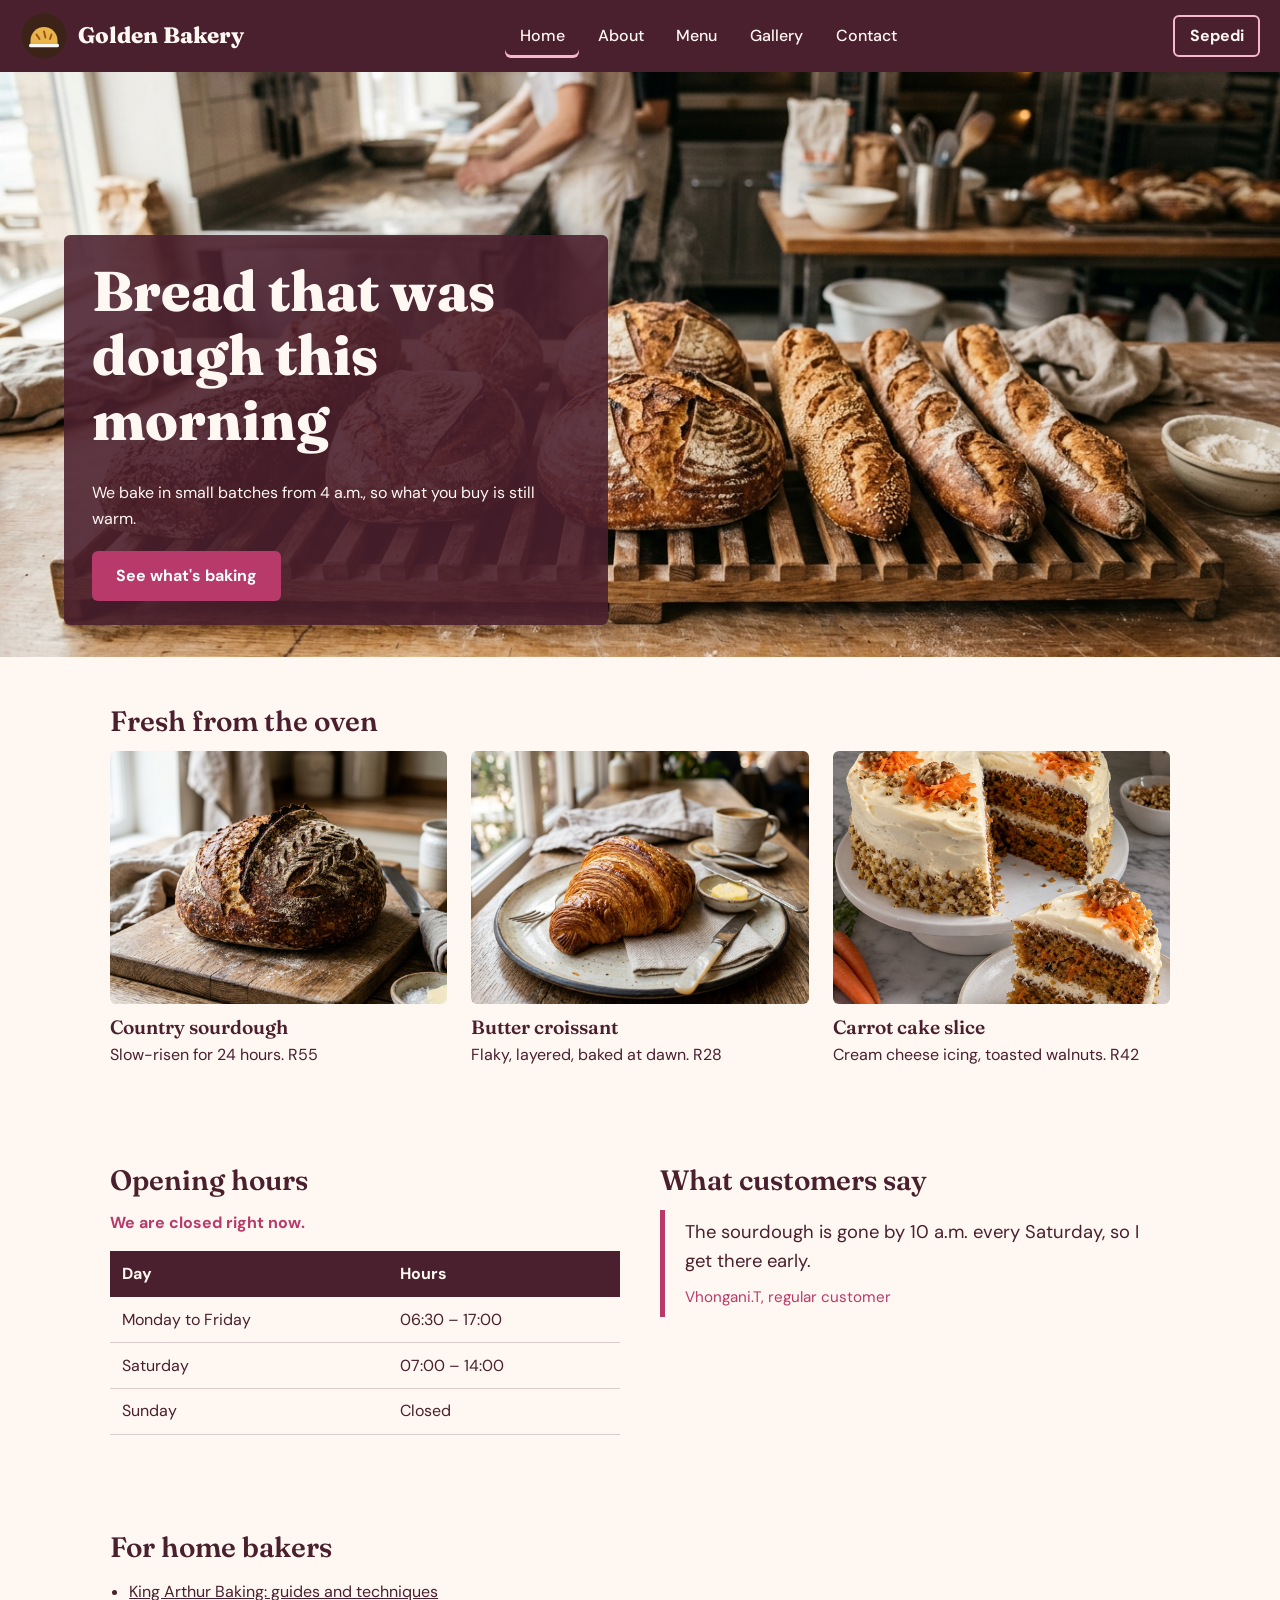
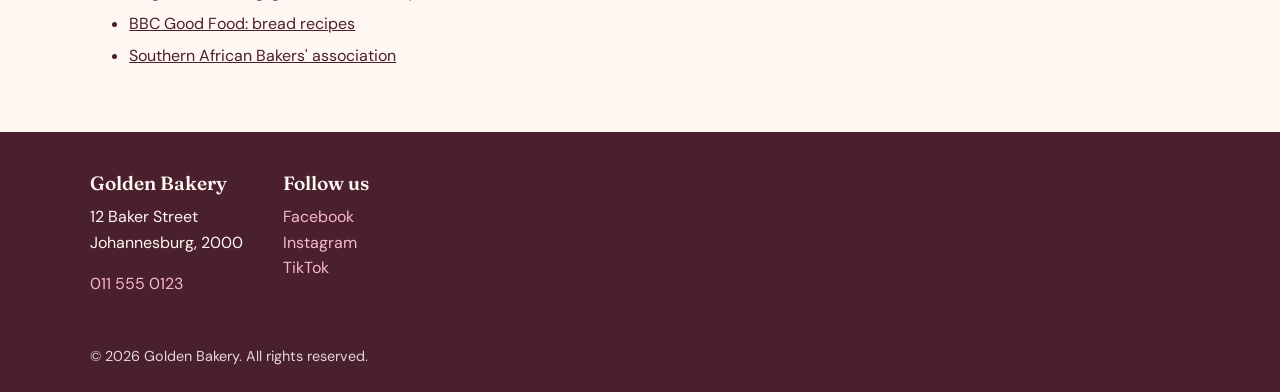
<file: index.html>
<!DOCTYPE html>
<html lang="en">
<head>
  <meta charset="UTF-8">
  <meta name="viewport" content="width=device-width, initial-scale=1">
  <title>Golden Bakery | Fresh bread baked daily</title>
  <meta name="description" content="Golden Bakery bakes fresh bread, cakes and scones every morning.">
  <link rel="icon" href="images/logo.svg" type="image/svg+xml">
  <link rel="preconnect" href="https://fonts.googleapis.com">
  <link rel="preconnect" href="https://fonts.gstatic.com" crossorigin>
  <link href="https://fonts.googleapis.com/css2?family=DM+Sans:wght@400;500;700&family=Fraunces:opsz,wght@9..144,600;9..144,800&display=swap" rel="stylesheet">
  <link rel="stylesheet" href="css/style.css">
</head>
<body>

  <header class="site-header">
    <a class="logo" href="index.html">
      <img src="images/logo.svg" alt="Golden Bakery, go to home page" width="48" height="48">
      <span>Golden Bakery</span>
    </a>

    <button class="nav-toggle" id="nav-toggle" aria-label="Toggle navigation" aria-expanded="false" aria-controls="main-nav">&#9776;</button>

    <nav id="main-nav" class="main-nav" aria-label="Main">
      <ul>
        <li><a href="index.html" class="active" data-i18n="nav-home">Home</a></li>
        <li><a href="about.html" data-i18n="nav-about">About</a></li>
        <li class="has-dropdown">
          <a href="menu.html" data-i18n="nav-menu">Menu</a>
          <ul class="dropdown">
            <li><a href="menu.html#breads">Breads</a></li>
            <li><a href="menu.html#cakes">Cakes</a></li>
            <li><a href="menu.html#scones">Scones</a></li>
          </ul>
        </li>
        <li><a href="gallery.html" data-i18n="nav-gallery">Gallery</a></li>
        <li><a href="contact.html" data-i18n="nav-contact">Contact</a></li>
      </ul>
    </nav>

    <button class="lang-toggle" id="lang-toggle" type="button">Sepedi</button>
  </header>

  <main>
    <section class="hero">
      <img src="images/loafes.jfif" alt="Freshly baked loaves cooling on a wooden rack" width="1600" height="800">
      <div class="hero-text">
        <h1 data-i18n="hero-title">Bread that was dough this morning</h1>
        <p data-i18n="hero-sub">We bake in small batches from 4 a.m., so what you buy is still warm.</p>
        <a class="btn" href="menu.html" data-i18n="hero-btn">See what's baking</a>
      </div>
    </section>

    <section class="section">
      <h2>Fresh from the oven</h2>
      <div class="card-grid">
        <figure class="card">
          <img src="images/Country-sourdough.jfif" alt="Round sourdough loaf with a crisp crust" width="800" height="600" loading="lazy">
          <figcaption>
            <h3>Country sourdough</h3>
            <p>Slow-risen for 24 hours. R55</p>
          </figcaption>
        </figure>
        <figure class="card">
          <img src="images/Butter-croissant.jfif" alt="Golden butter croissants on a tray" width="800" height="600" loading="lazy">
          <figcaption>
            <h3>Butter croissant</h3>
            <p>Flaky, layered, baked at dawn. R28</p>
          </figcaption>
        </figure>
        <figure class="card">
          <img src="images/carrot-cake.jpeg" alt="Slice of carrot cake with cream cheese icing" width="800" height="600" loading="lazy">
          <figcaption>
            <h3>Carrot cake slice</h3>
            <p>Cream cheese icing, toasted walnuts. R42</p>
          </figcaption>
        </figure>
      </div>
    </section>

    <section class="section split">
      <div>
        <h2>Opening hours</h2>
        <p id="open-status" class="status" aria-live="polite"></p>
        <table class="hours">
          <caption class="visually-hidden">Opening hours</caption>
          <thead>
            <tr><th scope="col">Day</th><th scope="col">Hours</th></tr>
          </thead>
          <tbody>
            <tr><td>Monday to Friday</td><td>06:30 &ndash; 17:00</td></tr>
            <tr><td>Saturday</td><td>07:00 &ndash; 14:00</td></tr>
            <tr><td>Sunday</td><td>Closed</td></tr>
          </tbody>
        </table>
      </div>

      <div>
        <h2>What customers say</h2>
        <blockquote>
          <p>The sourdough is gone by 10 a.m. every Saturday, so I get there early.</p>
          <footer>Vhongani.T, regular customer</footer>
        </blockquote>
      </div>
    </section>

    <section class="section">
      <h2>For home bakers</h2>
      <ul class="link-list">
        <li><a href="https://www.kingarthurbaking.com/learn" target="_blank" rel="noopener">King Arthur Baking: guides and techniques</a></li>
        <li><a href="https://www.bbcgoodfood.com/recipes/collection/bread-recipes" target="_blank" rel="noopener">BBC Good Food: bread recipes</a></li>
        <li><a href="https://www.sabakers.co.za" target="_blank" rel="noopener">Southern African Bakers' association</a></li>
      </ul>
    </section>
  </main>

  <footer class="site-footer">
    <div class="footer-grid">
      <div>
        <h2>Golden Bakery</h2>
        <address>
          12 Baker Street<br>
          Johannesburg, 2000
        </address>
        <p><a href="tel:+27115550123">011 555 0123</a></p>
      </div>
      <div>
        <h2>Follow us</h2>
        <ul>
          <li><a href="https://www.facebook.com" target="_blank" rel="noopener">Facebook</a></li>
          <li><a href="https://www.instagram.com" target="_blank" rel="noopener">Instagram</a></li>
          <li><a href="https://www.tiktok.com" target="_blank" rel="noopener">TikTok</a></li>
        </ul>
      </div>
    </div>
    <p class="copyright">&copy; 2026 Golden Bakery. All rights reserved.</p>
  </footer>

  <script src="js/main.js"></script>
</body>
</html>
</file>
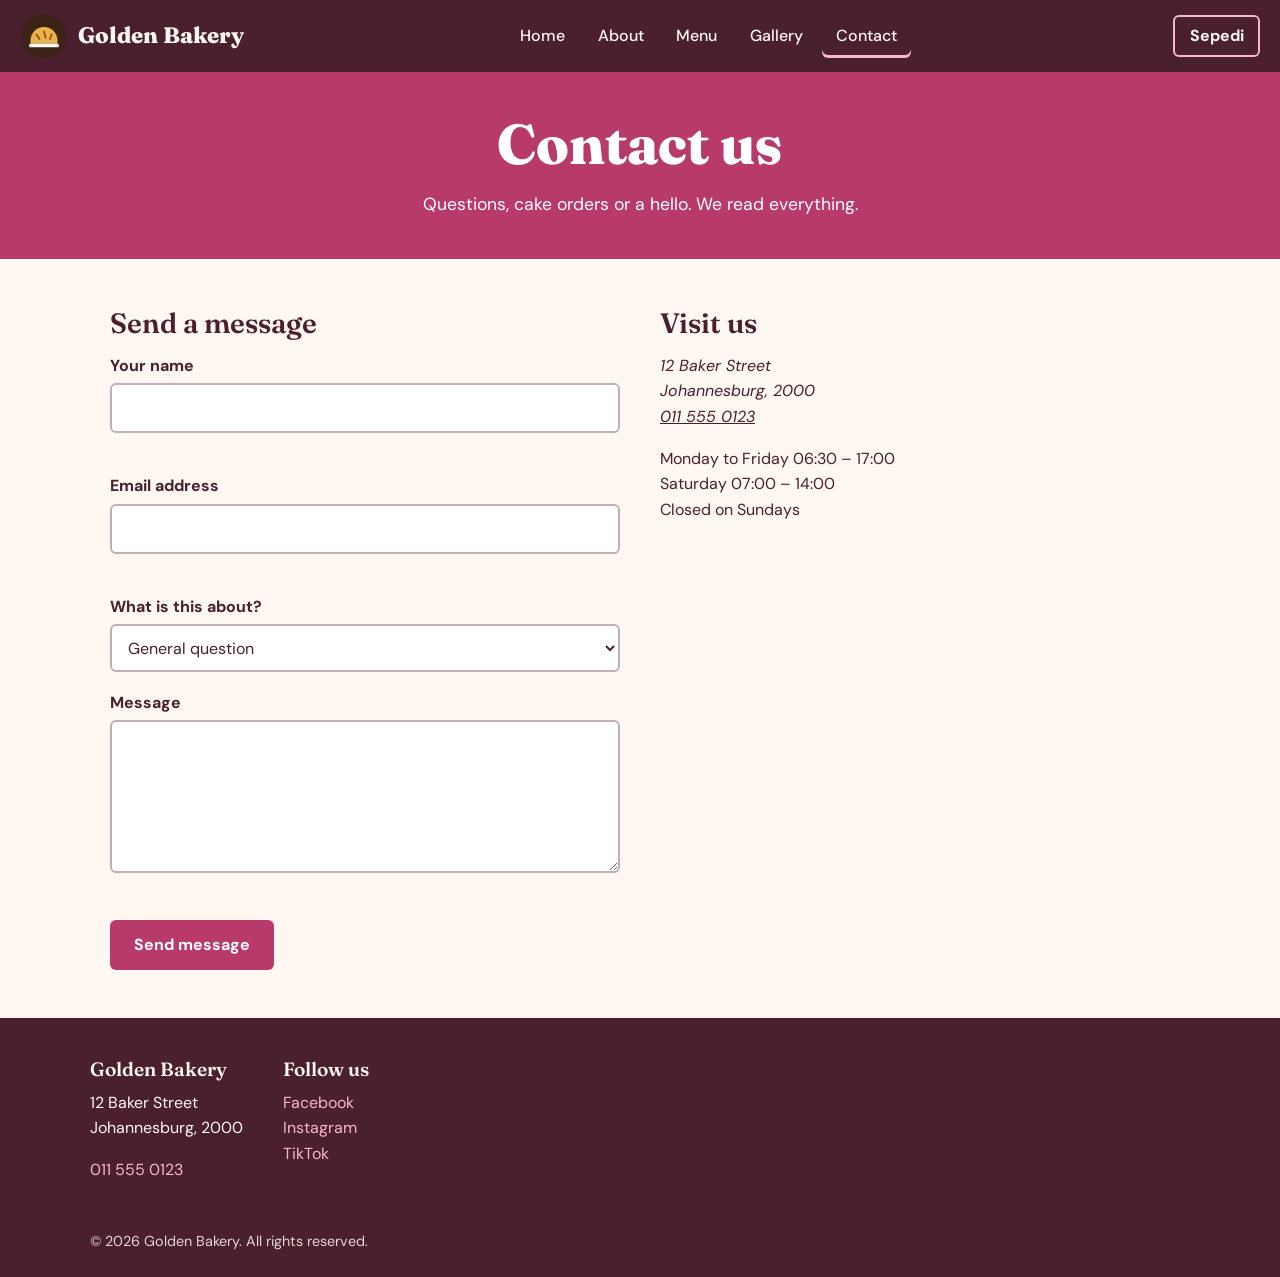
<file: contact.html>
<!DOCTYPE html>
<html lang="en">
<head>
  <meta charset="UTF-8">
  <meta name="viewport" content="width=device-width, initial-scale=1">
  <title>Contact | Golden Bakery</title>
  <meta name="description" content="Get in touch with Golden Bakery or find our opening hours and address.">
  <link rel="icon" href="images/logo.svg" type="image/svg+xml">
  <link rel="preconnect" href="https://fonts.googleapis.com">
  <link rel="preconnect" href="https://fonts.gstatic.com" crossorigin>
  <link href="https://fonts.googleapis.com/css2?family=DM+Sans:wght@400;500;700&family=Fraunces:opsz,wght@9..144,600;9..144,800&display=swap" rel="stylesheet">
  <link rel="stylesheet" href="css/style.css">
</head>
<body>

  <header class="site-header">
    <a class="logo" href="index.html">
      <img src="images/logo.svg" alt="Golden Bakery, go to home page" width="48" height="48">
      <span>Golden Bakery</span>
    </a>

    <button class="nav-toggle" id="nav-toggle" aria-label="Toggle navigation" aria-expanded="false" aria-controls="main-nav">&#9776;</button>

    <nav id="main-nav" class="main-nav" aria-label="Main">
      <ul>
        <li><a href="index.html" data-i18n="nav-home">Home</a></li>
        <li><a href="about.html" data-i18n="nav-about">About</a></li>
        <li class="has-dropdown">
          <a href="menu.html" data-i18n="nav-menu">Menu</a>
          <ul class="dropdown">
            <li><a href="menu.html#breads">Breads</a></li>
            <li><a href="menu.html#cakes">Cakes</a></li>
            <li><a href="menu.html#scones">Scones</a></li>
          </ul>
        </li>
        <li><a href="gallery.html" data-i18n="nav-gallery">Gallery</a></li>
        <li><a href="contact.html" class="active" data-i18n="nav-contact">Contact</a></li>
      </ul>
    </nav>

    <button class="lang-toggle" id="lang-toggle" type="button">Sepedi</button>
  </header>

  <main>
    <div class="page-banner">
      <h1>Contact us</h1>
      <p>Questions, cake orders or a hello. We read everything.</p>
    </div>

    <section class="section split">
      <div>
        <h2>Send a message</h2>
        <form id="contact-form" action="contact.php" method="post" novalidate>
          <div class="field">
            <label for="name">Your name</label>
            <input type="text" id="name" name="name" autocomplete="name" required>
            <span class="error" id="name-error" aria-live="polite"></span>
          </div>
          <div class="field">
            <label for="email">Email address</label>
            <input type="email" id="email" name="email" autocomplete="email" required>
            <span class="error" id="email-error" aria-live="polite"></span>
          </div>
          <div class="field">
            <label for="subject">What is this about?</label>
            <select id="subject" name="subject">
              <option>General question</option>
              <option>Cake order</option>
              <option>Catering</option>
              <option>Feedback</option>
            </select>
          </div>
          <div class="field">
            <label for="message">Message</label>
            <textarea id="message" name="message" rows="5" required></textarea>
            <span class="error" id="message-error" aria-live="polite"></span>
          </div>
          <button type="submit" class="btn">Send message</button>
        </form>
      </div>

      <div>
        <h2>Visit us</h2>
        <address>
          12 Baker Street<br>
          Johannesburg, 2000<br>
          <a href="tel:+27115550123">011 555 0123</a>
        </address>
        <p>Monday to Friday 06:30 &ndash; 17:00<br>Saturday 07:00 &ndash; 14:00<br>Closed on Sundays</p>
        <div class="map-wrap">
          <iframe title="Map showing Golden Bakery location" src="https://www.google.com/maps?q=Johannesburg+2000&amp;output=embed" width="600" height="320" loading="lazy" referrerpolicy="no-referrer-when-downgrade"></iframe>
        </div>
      </div>
    </section>

  </main>

  <footer class="site-footer">
    <div class="footer-grid">
      <div>
        <h2>Golden Bakery</h2>
        <address>
          12 Baker Street<br>
          Johannesburg, 2000
        </address>
        <p><a href="tel:+27115550123">011 555 0123</a></p>
      </div>
      <div>
        <h2>Follow us</h2>
        <ul>
          <li><a href="https://www.facebook.com" target="_blank" rel="noopener">Facebook</a></li>
          <li><a href="https://www.instagram.com" target="_blank" rel="noopener">Instagram</a></li>
          <li><a href="https://www.tiktok.com" target="_blank" rel="noopener">TikTok</a></li>
        </ul>
      </div>
    </div>
    <p class="copyright">&copy; 2026 Golden Bakery. All rights reserved.</p>
  </footer>

  <script src="js/main.js"></script>
</body>
</html>
</file>
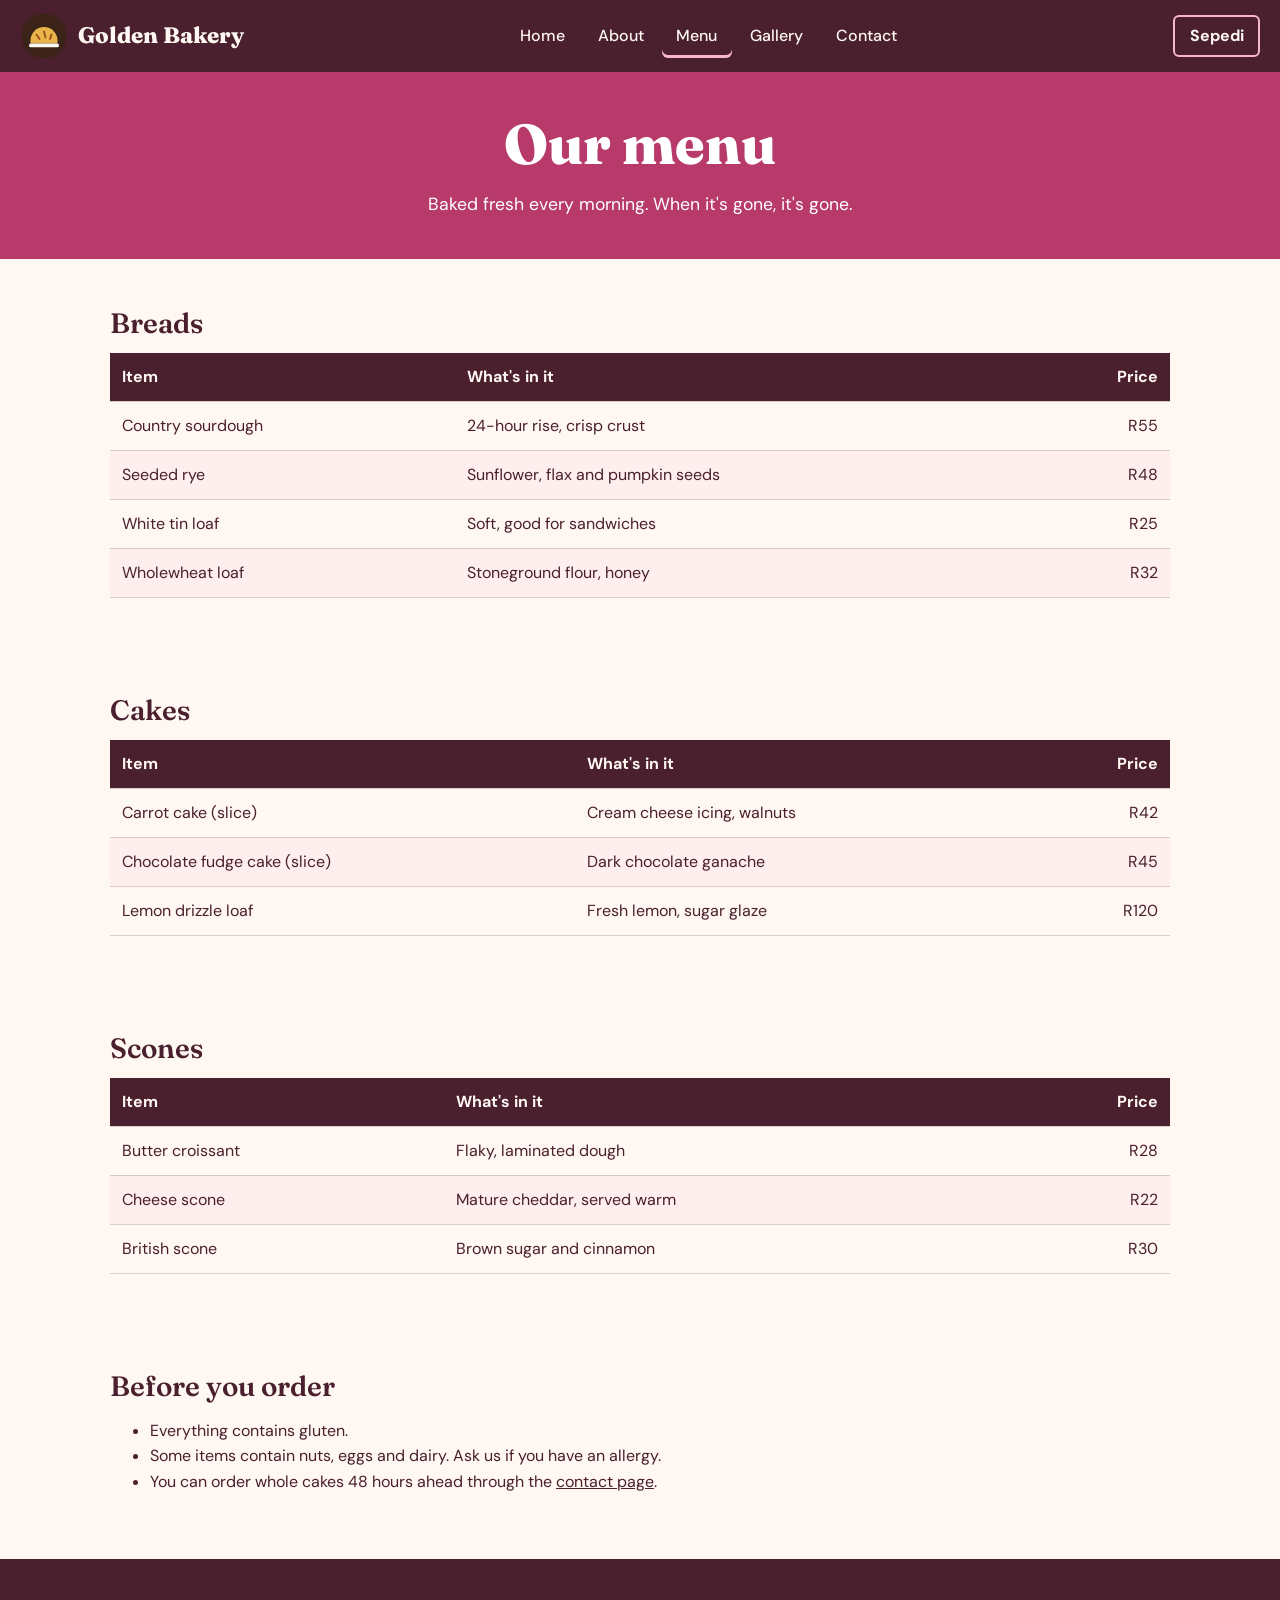
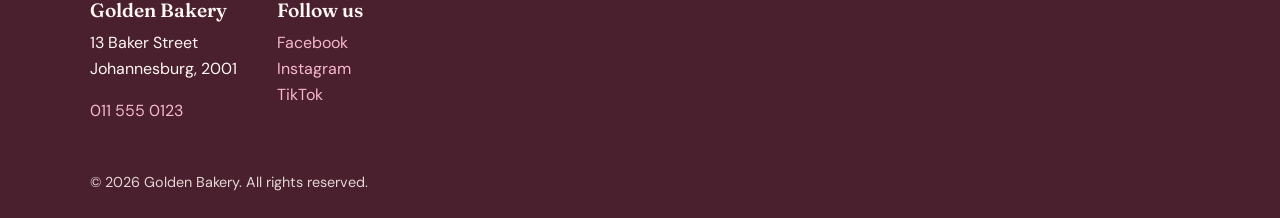
<file: menu.html>
<!DOCTYPE html>
<html lang="en">
<head>
  <meta charset="UTF-8">
  <meta name="viewport" content="width=device-width, initial-scale=1">
  <title>Menu | Golden Bakery</title>
  <meta name="description" content="Breads, cakes and scones baked fresh daily at Golden Bakery.">
  <link rel="icon" href="images/logo.svg" type="image/svg+xml">
  <link rel="preconnect" href="https://fonts.googleapis.com">
  <link rel="preconnect" href="https://fonts.gstatic.com" crossorigin>
  <link href="https://fonts.googleapis.com/css2?family=DM+Sans:wght@400;500;700&family=Fraunces:opsz,wght@9..144,600;9..144,800&display=swap" rel="stylesheet">
  <link rel="stylesheet" href="css/style.css">
</head>
<body>

  <header class="site-header">
    <a class="logo" href="index.html">
      <img src="images/logo.svg" alt="Golden Bakery, go to home page" width="48" height="48">
      <span>Golden Bakery</span>
    </a>

    <button class="nav-toggle" id="nav-toggle" aria-label="Toggle navigation" aria-expanded="false" aria-controls="main-nav">&#9776;</button>

    <nav id="main-nav" class="main-nav" aria-label="Main">
      <ul>
        <li><a href="index.html" data-i18n="nav-home">Home</a></li>
        <li><a href="about.html" data-i18n="nav-about">About</a></li>
        <li class="has-dropdown">
          <a href="menu.html" class="active" data-i18n="nav-menu">Menu</a>
          <ul class="dropdown">
            <li><a href="menu.html#breads">Breads</a></li>
            <li><a href="menu.html#cakes">Cakes</a></li>
            <li><a href="menu.html#scones">Scones</a></li>
          </ul>
        </li>
        <li><a href="gallery.html" data-i18n="nav-gallery">Gallery</a></li>
        <li><a href="contact.html" data-i18n="nav-contact">Contact</a></li>
      </ul>
    </nav>

    <button class="lang-toggle" id="lang-toggle" type="button">Sepedi</button>
  </header>

  <main>
    <div class="page-banner">
      <h1>Our menu</h1>
      <p>Baked fresh every morning. When it's gone, it's gone.</p>
    </div>
    <section class="section" id="breads">
      <h2>Breads</h2>
      <table class="menu-table">
        <caption class="visually-hidden">Breads and prices</caption>
        <thead><tr><th scope="col">Item</th><th scope="col">What's in it</th><th scope="col">Price</th></tr></thead>
        <tbody>
          <tr><td>Country sourdough</td><td>24-hour rise, crisp crust</td><td>R55</td></tr>
          <tr><td>Seeded rye</td><td>Sunflower, flax and pumpkin seeds</td><td>R48</td></tr>
          <tr><td>White tin loaf</td><td>Soft, good for sandwiches</td><td>R25</td></tr>
          <tr><td>Wholewheat loaf</td><td>Stoneground flour, honey</td><td>R32</td></tr>
        </tbody>
      </table>
    </section>
    <section class="section" id="cakes">
      <h2>Cakes</h2>
      <table class="menu-table">
        <caption class="visually-hidden">Cakes and prices</caption>
        <thead><tr><th scope="col">Item</th><th scope="col">What's in it</th><th scope="col">Price</th></tr></thead>
        <tbody>
          <tr><td>Carrot cake (slice)</td><td>Cream cheese icing, walnuts</td><td>R42</td></tr>
          <tr><td>Chocolate fudge cake (slice)</td><td>Dark chocolate ganache</td><td>R45</td></tr>
          <tr><td>Lemon drizzle loaf</td><td>Fresh lemon, sugar glaze</td><td>R120</td></tr>
        </tbody>
      </table>
    </section>
    <section class="section" id="scones">
      <h2>Scones</h2>
      <table class="menu-table">
        <caption class="visually-hidden">Scones and prices</caption>
        <thead><tr><th scope="col">Item</th><th scope="col">What's in it</th><th scope="col">Price</th></tr></thead>
        <tbody>
          <tr><td>Butter croissant</td><td>Flaky, laminated dough</td><td>R28</td></tr>
          <tr><td>Cheese scone</td><td>Mature cheddar, served warm</td><td>R22</td></tr>
          <tr><td>British scone</td><td>Brown sugar and cinnamon</td><td>R30</td></tr>
        </tbody>
      </table>
    </section>
    <section class="section">
      <h2>Before you order</h2>
      <ul>
        <li>Everything contains gluten.</li>
        <li>Some items contain nuts, eggs and dairy. Ask us if you have an allergy.</li>
        <li>You can order whole cakes 48 hours ahead through the <a href="contact.html">contact page</a>.</li>
      </ul>
    </section>

  </main>

  <footer class="site-footer">
    <div class="footer-grid">
      <div>
        <h2>Golden Bakery</h2>
        <address>
          13 Baker Street<br>
          Johannesburg, 2001
        </address>
        <p><a href="tel:+27115550123">011 555 0123</a></p>
      </div>
      <div>
        <h2>Follow us</h2>
        <ul>
          <li><a href="https://www.facebook.com" target="_blank" rel="noopener">Facebook</a></li>
          <li><a href="https://www.instagram.com" target="_blank" rel="noopener">Instagram</a></li>
          <li><a href="https://www.tiktok.com" target="_blank" rel="noopener">TikTok</a></li>
        </ul>
      </div>
    </div>
    <p class="copyright">&copy; 2026 Golden Bakery. All rights reserved.</p>
  </footer>

  <script src="js/main.js"></script>
</body>
</html>
</file>
<file: css/style.css>
/* ---------- Style guide ----------
   Colours
     Cream   #FFF7F2  page background
     Plum    #4A1F2E  text, header, footer
     Rose    #B83A6B  buttons, links, accents
     Blush   #F7B8CC  hover and highlight
     Berry   #7A2E5C  secondary accent (status, quotes)
   Fonts
     Headings: Fraunces (600 / 800)
     Body:     DM Sans (400 / 500 / 700)
   Type scale: h1 clamp(2rem, 5vw, 3.5rem), h2 1.75rem, h3 1.2rem, body 1rem
---------------------------------- */

:root {
  --flour: #FFF7F2;
  --rye: #4A1F2E;
  --crust: #B83A6B;
  --butter: #F7B8CC;
  --berry: #B83A6B;
  --radius: 6px;
  --max: 1100px;
}

*, *::before, *::after { box-sizing: border-box; }

html { scroll-behavior: smooth; }

body {
  margin: 0;
  font-family: "DM Sans", Arial, sans-serif;
  font-size: 1rem;
  line-height: 1.6;
  color: var(--rye);
  background: var(--flour);
}

img { max-width: 100%; height: auto; display: block; }

h1, h2, h3 {
  font-family: "Fraunces", Georgia, serif;
  line-height: 1.15;
  margin: 0 0 .5em;
}
h1 { font-size: clamp(2rem, 5vw, 3.5rem); font-weight: 800; }
h2 { font-size: 1.75rem; font-weight: 600; }
h3 { font-size: 1.2rem; font-weight: 600; }

a { color: var(--bakery); }
a:hover { color: var(--rye); }

:focus-visible { outline: 3px solid var(--berry); outline-offset: 2px; }

.visually-hidden {
  position: absolute; width: 1px; height: 1px; overflow: hidden;
  clip: rect(0 0 0 0); white-space: nowrap;
}

/* ---------- Header and navigation ---------- */
.site-header {
  display: flex;
  align-items: center;
  justify-content: space-between;
  gap: 1rem;
  padding: .75rem 1.25rem;
  background: var(--rye);
  position: relative;
}

.logo {
  display: flex; align-items: center; gap: .6rem;
  color: var(--flour); text-decoration: none;
  font-family: "Fraunces", Georgia, serif; font-size: 1.4rem; font-weight: 800;
}
.logo:hover { color: var(--butter); }

.main-nav ul { list-style: none; margin: 0; padding: 0; display: flex; gap: .25rem; }
.main-nav a {
  display: block;
  padding: .6rem .9rem;
  color: var(--flour);
  text-decoration: none;
  font-weight: 500;
  border-radius: var(--radius);
}
.main-nav a:hover,
.main-nav a:focus-visible { background: var(--butter); color: var(--rye); }
.main-nav a.active { box-shadow: inset 0 -3px 0 var(--butter); }
.main-nav a.active:hover { box-shadow: none; }

.has-dropdown { position: relative; }
.dropdown {
  display: none !important;
  position: absolute; top: 100%; left: 0; z-index: 10;
  min-width: 11rem;
  flex-direction: column;
  background: var(--rye);
  border-radius: var(--radius);
  padding: .25rem;
}
.has-dropdown:hover > .dropdown,
.has-dropdown:focus-within > .dropdown { display: flex !important; }

.nav-toggle {
  display: none;
  background: none; border: 2px solid var(--flour); color: var(--flour);
  font-size: 1.4rem; line-height: 1; padding: .3rem .6rem;
  border-radius: var(--radius); cursor: pointer;
}

.lang-toggle {
  background: transparent; color: var(--flour);
  border: 2px solid var(--butter);
  padding: .4rem .9rem; border-radius: var(--radius);
  font: inherit; font-weight: 700; cursor: pointer;
}
.lang-toggle:hover { background: var(--butter); color: var(--rye); }

/* ---------- Buttons ---------- */
.btn {
  display: inline-block;
  background: var(--crust); color: #fff;
  padding: .75rem 1.5rem;
  border-radius: var(--radius);
  text-decoration: none; font-weight: 700;
}
.btn:hover { background: var(--butter); color: var(--rye); }

/* ---------- Hero ---------- */
.hero { position: relative; }
.hero img { width: 100%; height: 65vh; min-height: 360px; object-fit: cover; }
.hero-text {
  position: absolute; left: 5%; bottom: 2rem;
  max-width: 34rem;
  background: rgba(74, 31, 46, .88);
  color: var(--flour);
  padding: 1.5rem 1.75rem;
  border-radius: var(--radius);
}
.hero-text p { margin: 0 0 1.25rem; }

/* ---------- Sections ---------- */
.section { max-width: var(--max); margin: 0 auto; padding: 3rem 1.25rem; }

.card-grid {
  display: grid;
  grid-template-columns: repeat(auto-fit, minmax(240px, 1fr));
  gap: 1.5rem;
}
.card { margin: 0; }
.card img { aspect-ratio: 4 / 3; object-fit: cover; border-radius: var(--radius); }
.card figcaption { padding-top: .75rem; }
.card h3 { margin-bottom: .2em; }
.card p { margin: 0; }

.split { display: grid; grid-template-columns: 1fr 1fr; gap: 2.5rem; }

.status { font-weight: 700; color: var(--berry); margin: 0 0 1rem; }

.hours { width: 100%; border-collapse: collapse; }
.hours th, .hours td { text-align: left; padding: .6rem .75rem; border-bottom: 1px solid rgba(74, 31, 46, .2); }
.hours thead th { background: var(--rye); color: var(--flour); }

blockquote {
  margin: 0;
  padding: .5rem 0 .5rem 1.25rem;
  border-left: 5px solid var(--berry);
  font-size: 1.15rem;
}
blockquote p { margin: 0 0 .5rem; }
blockquote footer { font-size: .95rem; color: var(--berry); }

.link-list { padding-left: 1.2rem; }
.link-list li { margin-bottom: .4rem; }

/* ---------- Footer ---------- */
.site-footer { background: var(--rye); color: var(--flour); padding: 2.5rem 1.25rem 1.5rem; }
.site-footer a { color: var(--butter); text-decoration: none; }
.site-footer a:hover { text-decoration: underline; color: #fff; }
.footer-grid { max-width: var(--max); margin: 0 auto; display: flex; flex-wrap: wrap; gap: 2.5rem; }
.site-footer h2 { font-size: 1.2rem; }
.site-footer address { font-style: normal; margin-bottom: .5rem; }
.site-footer ul { list-style: none; margin: 0; padding: 0; }
.copyright { max-width: var(--max); margin: 2rem auto 0; font-size: .9rem; opacity: .85; }

/* ---------- Responsive ---------- */
@media (max-width: 800px) {
  .nav-toggle { display: block; }
  .site-header { flex-wrap: wrap; }
  .main-nav { display: none; width: 100%; order: 5; }
  .main-nav.open { display: block; }
  .main-nav ul { flex-direction: column; }
  .dropdown { position: static; display: flex !important; background: transparent; padding-left: 1rem; }
  .split { grid-template-columns: 1fr; }
  .hero-text { left: 1rem; right: 1rem; bottom: 1rem; }
}

@media (prefers-reduced-motion: reduce) {
  html { scroll-behavior: auto; }
}

/* ---------- Inner pages ---------- */
.page-banner {
  background: var(--crust);
  color: #fff;
  padding: 2.5rem 1.25rem;
  text-align: center;
}
.page-banner h1 { margin-bottom: .25em; }
.page-banner p { margin: 0; font-size: 1.1rem; }

.prose p { max-width: 62ch; }

.menu-table { width: 100%; border-collapse: collapse; }
.menu-table th, .menu-table td { text-align: left; padding: .7rem .75rem; border-bottom: 1px solid rgba(74, 31, 46, .2); }
.menu-table thead th { background: var(--rye); color: var(--flour); }
.menu-table tbody tr:nth-child(even) { background: rgba(247, 184, 204, .15); }
.menu-table td:last-child, .menu-table th:last-child { text-align: right; white-space: nowrap; }

.video-wrap video, .card video { width: 100%; height: auto; border-radius: var(--radius); background: var(--rye); }

.field { margin-bottom: 1.1rem; }
.field label { display: block; font-weight: 700; margin-bottom: .3rem; }
.field input, .field select, .field textarea {
  width: 100%; padding: .65rem .75rem;
  font: inherit; color: var(--rye);
  background: #fff; border: 2px solid rgba(74, 31, 46, .35);
  border-radius: var(--radius);
}
.field input:focus, .field select:focus, .field textarea:focus { border-color: var(--berry); }
.field .error { display: block; min-height: 1.2em; color: #9B1C1C; font-size: .95rem; margin-top: .25rem; }
.field input.invalid, .field textarea.invalid { border-color: #9B1C1C; }
button.btn { border: 0; font: inherit; font-weight: 700; cursor: pointer; }

.map-wrap iframe { width: 100%; height: 320px; border: 0; border-radius: var(--radius); }

@media (max-width: 800px) {
  .menu-table th, .menu-table td { padding: .6rem .4rem; font-size: .95rem; }
}
</file>
